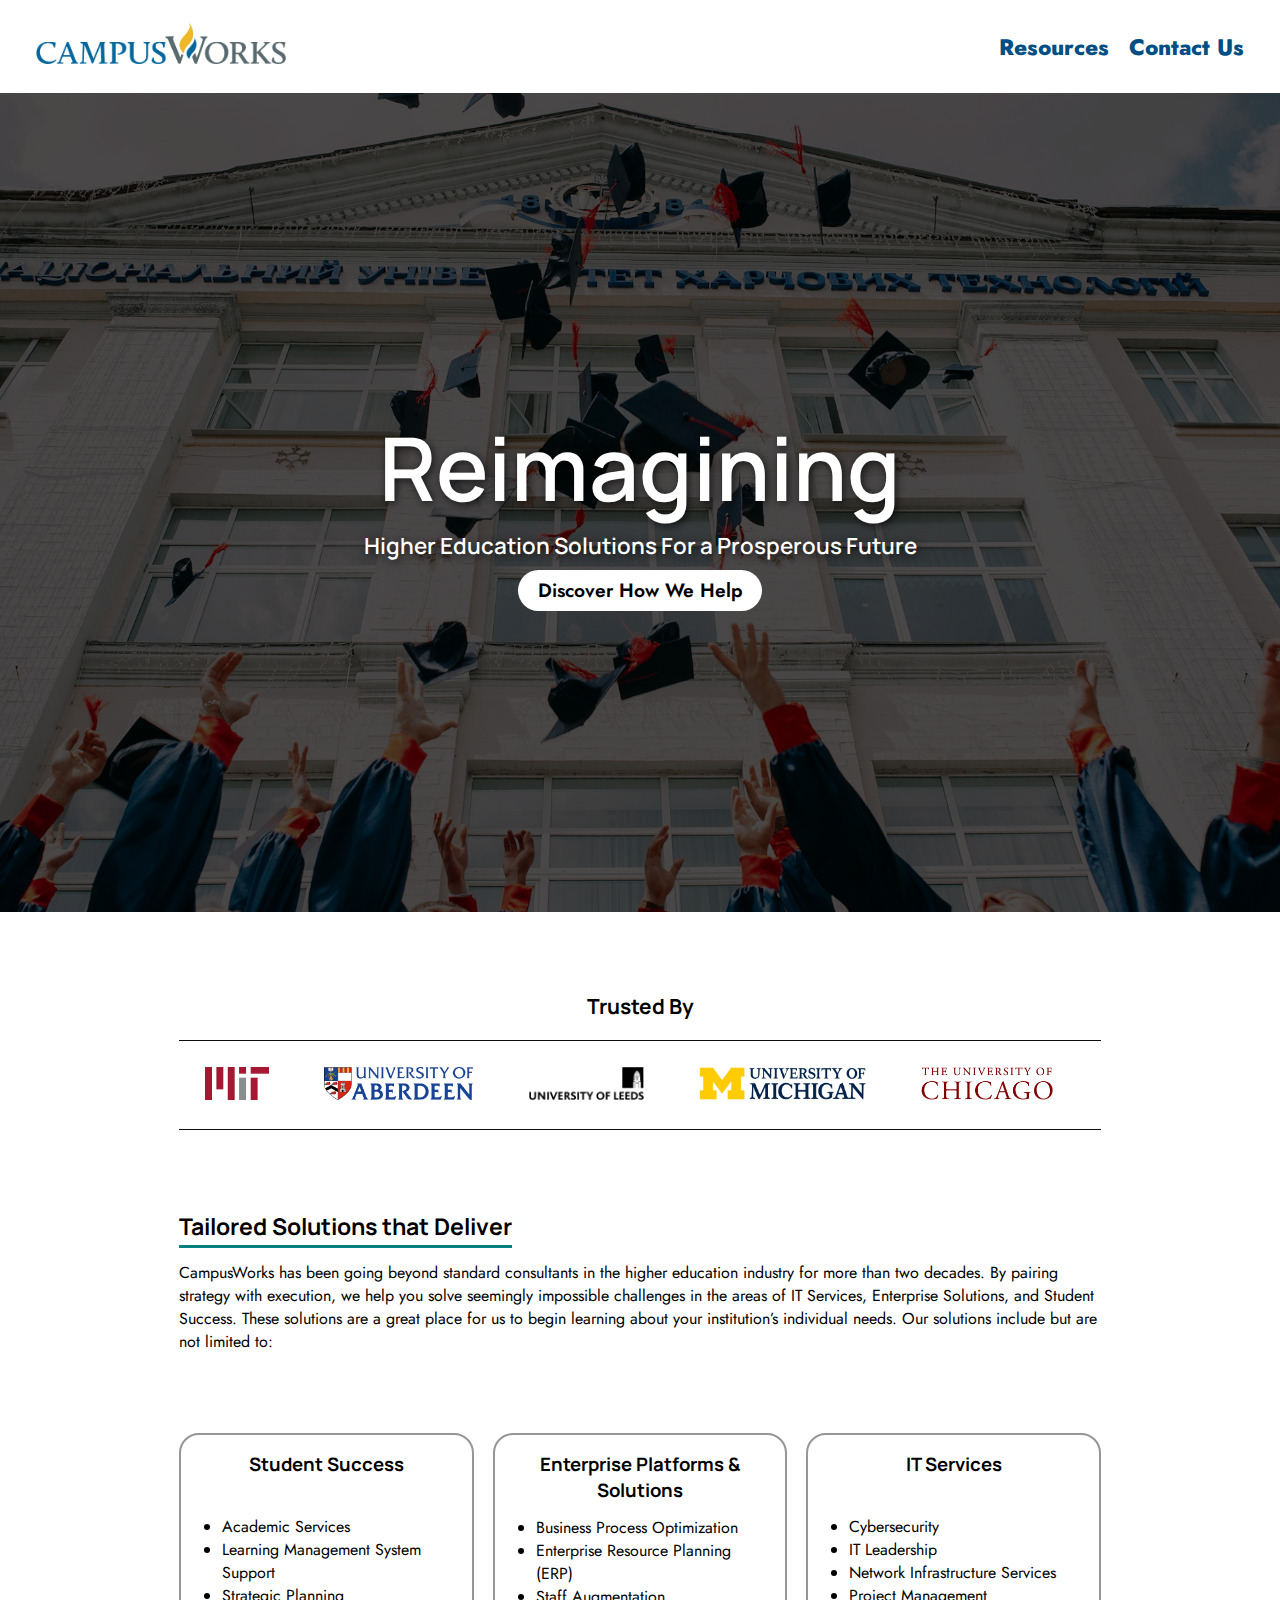
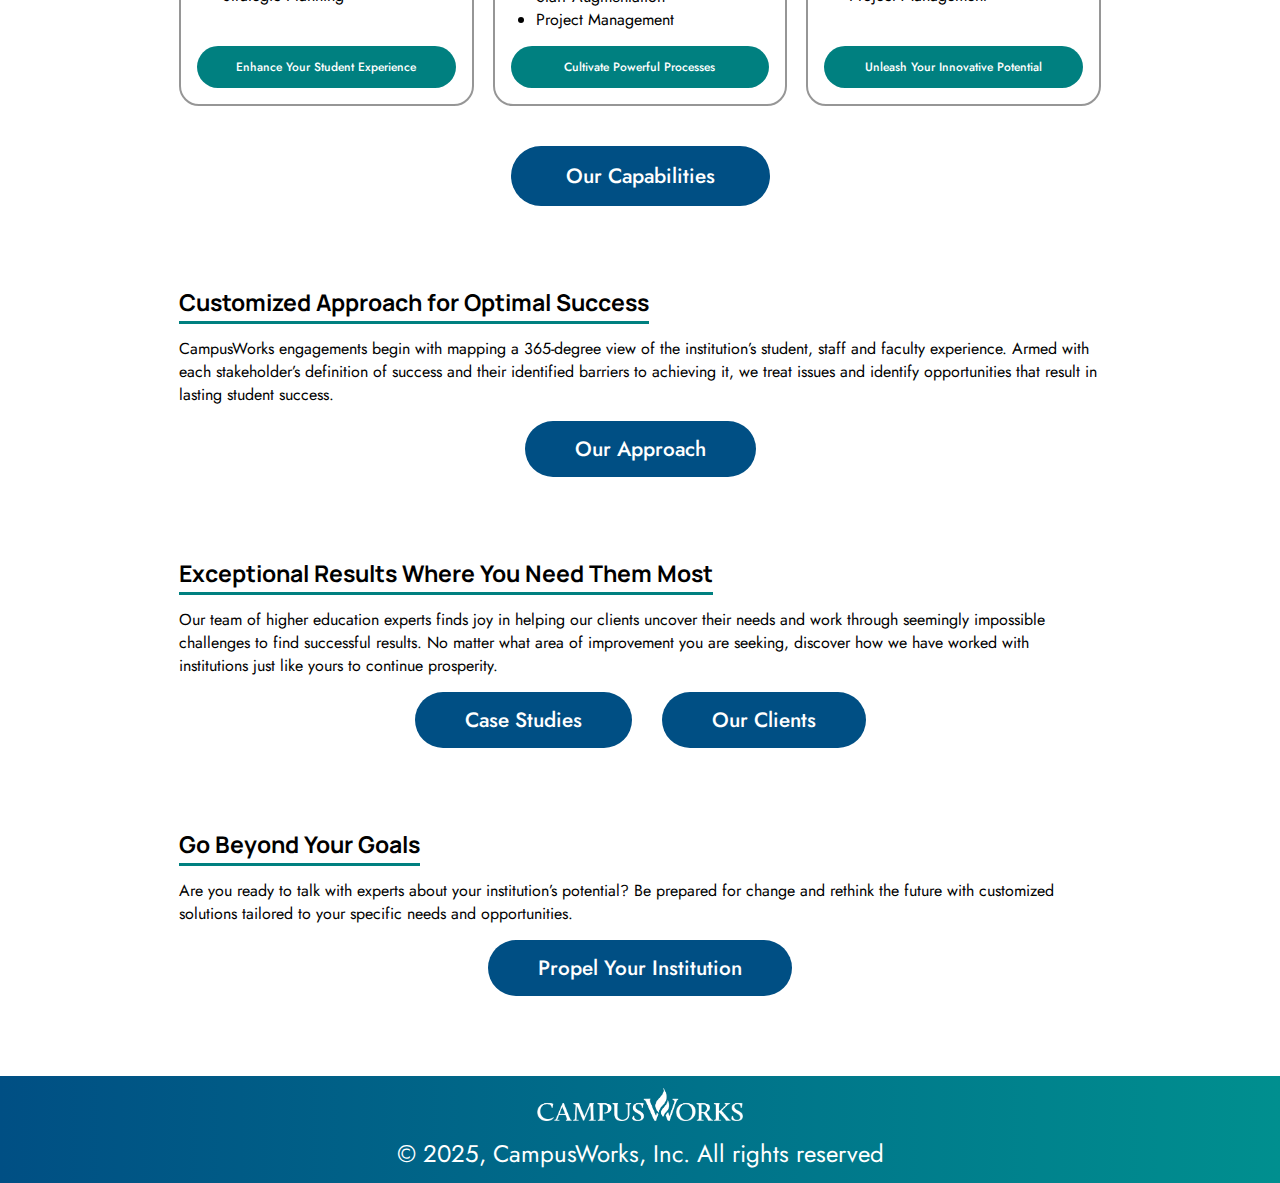
<file: index.html>
<!DOCTYPE html>
<html lang="en">
  <head>
    <meta charset="UTF-8" />
    <meta name="viewport" content="width=device-width, initial-scale=1.0" />
    <title>CampusWorks | Home</title>
    <link rel="stylesheet" href="mainpage.css" />
    <link rel="stylesheet" href="global.css" />

    <link rel="preconnect" href="https://fonts.googleapis.com" />
    <link rel="preconnect" href="https://fonts.gstatic.com" crossorigin />
    <link
      href="https://fonts.googleapis.com/css2?family=Jost:ital,wght@0,100..900;1,100..900&display=swap"
      rel="stylesheet"
    />
    <link rel="preconnect" href="https://fonts.googleapis.com" />
    <link rel="preconnect" href="https://fonts.gstatic.com" crossorigin />
    <link
      href="https://fonts.googleapis.com/css2?family=Manrope&display=swap"
      rel="stylesheet"
    />
    <link rel="shortcut icon" href="Imgs/favicon.png" type="image/x-icon" />
  </head>
  <body>
    <header>
      <div class="logo-container">
        <a href="index.html">
          <img class="mainlogo" src="Imgs/logo.png" alt="CampusWorks" />
        </a>
      </div>

      <div class="topbtn">
        <a href="blogs.html" class="blogs-btn">Resources</a>
        <a href="contact.html" class="contactus-btn">Contact Us</a>
      </div>
    </header>

    <div class="maindiv">
      <p class="maintext">Reimagining</p>

      <h1 class="maintext2">
        Higher Education Solutions For a Prosperous Future
      </h1>

      <a href="#" class="butn">Discover How We Help</a>
    </div>

    <div class="underimg">
      <h3 class="trustedby">Trusted By</h3>
    </div>

    <div class="logos">
      <div class="logos-slide">
        <img class="logo logo1" src="./Silder/1.png" />
        <img class="logo logo2" src="./Silder/2.png" />
        <img class="logo logo3" src="./Silder/3.png" />
        <img class="logo logo4" src="./Silder/4.png" />
        <img class="logo logo5" src="./Silder/5.png" />
        <img class="logo logo6" src="./Silder/6.png" />
        <img class="logo logo7" src="./Silder/7.png" />
        <img class="logo logo8" src="./Silder/8.png" />
        <img class="logo logo9" src="./Silder/9.png" />
        <img class="logo logo10" src="./Silder/10.png" />
      </div>
      <div class="logos-slide">
        <img class="logo logo1" src="./Silder/1.png" />
        <img class="logo logo2" src="./Silder/2.png" />
        <img class="logo logo3" src="./Silder/3.png" />
        <img class="logo logo4" src="./Silder/4.png" />
        <img class="logo logo5" src="./Silder/5.png" />
        <img class="logo logo6" src="./Silder/6.png" />
        <img class="logo logo7" src="./Silder/7.png" />
        <img class="logo logo8" src="./Silder/8.png" />
        <img class="logo logo9" src="./Silder/9.png" />
        <img class="logo logo10" src="./Silder/10.png" />
      </div>
    </div>

    <div class="secdiv">
      <h2>Tailored Solutions that Deliver</h2>
      <p>
        CampusWorks has been going beyond standard consultants in the higher
        education industry for more than two decades. By pairing strategy with
        execution, we help you solve seemingly impossible challenges in the
        areas of IT Services, Enterprise Solutions, and Student Success. These
        solutions are a great place for us to begin learning about your
        institution’s individual needs. Our solutions include but are not
        limited to:
      </p>
    </div>

    <div class="horizontal">
      <div class="blocks">
        <h3>Student Success</h3>
        <ul>
          <li>Academic Services</li>
          <li>Learning Management System Support</li>
          <li>Strategic Planning</li>
        </ul>
        <a href="" class="btn1">Enhance Your Student Experience</a>
      </div>
      <div class="blocks">
        <h3>Enterprise Platforms & Solutions</h3>
        <ul>
          <li>Business Process Optimization</li>
          <li>Enterprise Resource Planning (ERP)</li>
          <li>Staff Augmentation</li>
          <li>Project Management</li>
        </ul>
        <a href="#" class="btn1">Cultivate Powerful Processes</a>
      </div>
      <div class="blocks">
        <h3>IT Services</h3>
        <ul>
          <li>Cybersecurity</li>
          <li>IT Leadership</li>
          <li>Network Infrastructure Services</li>
          <li>Project Management</li>
        </ul>
        <a href="#" class="btn1">Unleash Your Innovative Potential</a>
      </div>
    </div>

    <div class="belowcards">
      <a href="#" class="bigbtn">Our Capabilities</a>
    </div>

    <div class="thirddiv">
      <h2>Customized Approach for Optimal Success</h2>
      <p>
        CampusWorks engagements begin with mapping a 365-degree view of the
        institution’s student, staff and faculty experience. Armed with each
        stakeholder’s definition of success and their identified barriers to
        achieving it, we treat issues and identify opportunities that result in
        lasting student success.
      </p>
      <div class="centerbtn">
        <a href="#" class="btn-under-text">Our Approach</a>
      </div>
    </div>

    <div class="fourthdiv">
      <h2>Exceptional Results Where You Need Them Most</h2>
      <p>
        Our team of higher education experts finds joy in helping our clients
        uncover their needs and work through seemingly impossible challenges to
        find successful results. No matter what area of improvement you are
        seeking, discover how we have worked with institutions just like yours
        to continue prosperity.
      </p>
      <div class="centerbtn">
        <a href="blogs.html" target="_blank" class="btn-under-text"
          >Case Studies</a
        >
        <a href="#" class="btn-under-text">Our Clients</a>
      </div>
    </div>

    <div class="fivthdiv">
      <h2>Go Beyond Your Goals</h2>
      <p>
        Are you ready to talk with experts about your institution’s potential?
        Be prepared for change and rethink the future with customized solutions
        tailored to your specific needs and opportunities.
      </p>
      <div class="centerbtn">
        <a href="contact.html" class="btn-under-text" target="_blank">
          Propel Your Institution
        </a>
      </div>
    </div>

    <footer>
      <div class="lastcontainer">
        <img class="footerlogo" src="Imgs/Footer.png" />
        <p class="footertext">© 2025, CampusWorks, Inc. All rights reserved</p>
      </div>
    </footer>
  </body>
</html>
</file>
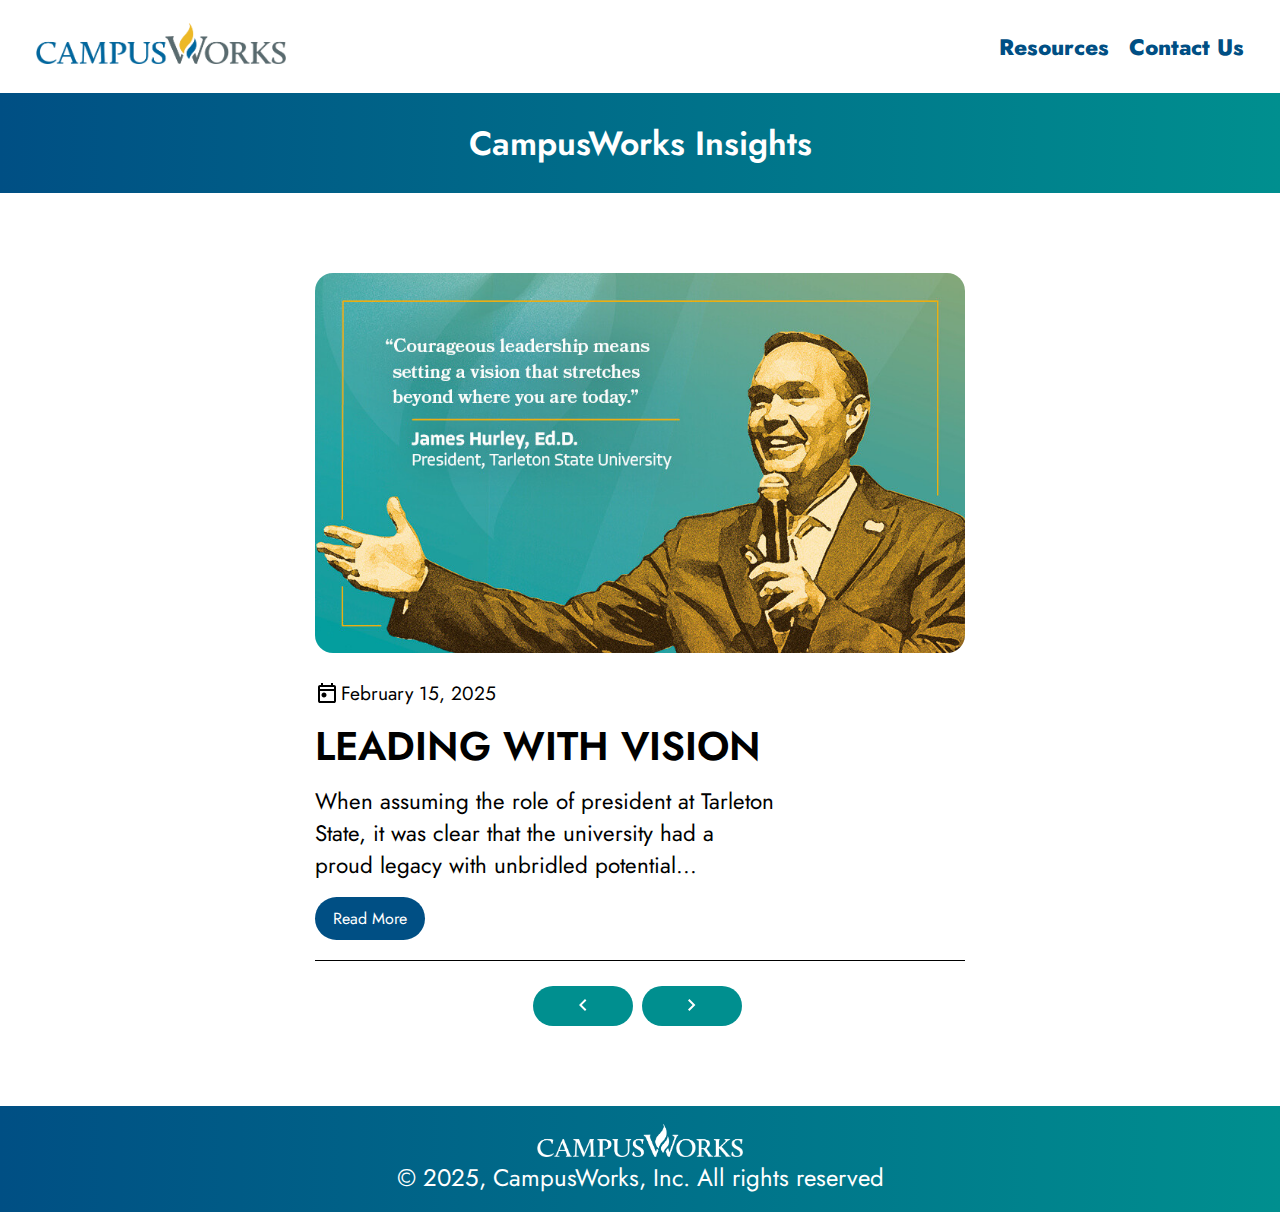
<file: blogs.html>
<!DOCTYPE html>
<html lang="en">
  <head>
    <meta charset="UTF-8" />
    <meta name="viewport" content="width=device-width, initial-scale=1.0" />
    <title>CampusWorks | Resources</title>
    <link rel="stylesheet" href="global.css" />
    <link rel="stylesheet" href="blogs.css" />
    <link rel="preconnect" href="https://fonts.googleapis.com" />
    <link rel="preconnect" href="https://fonts.gstatic.com" crossorigin />
    <link
      href="https://fonts.googleapis.com/css2?family=Jost:ital,wght@0,100..900;1,100..900&display=swap"
      rel="stylesheet"
    />
    <link rel="preconnect" href="https://fonts.googleapis.com" />
    <link rel="preconnect" href="https://fonts.gstatic.com" crossorigin />
    <link
      href="https://fonts.googleapis.com/css2?family=Manrope&display=swap"
      rel="stylesheet"
    />
    <link rel="shortcut icon" href="Imgs/favicon.png" type="image/x-icon" />
  </head>
  <body>
    <header>
      <div class="logo-container">
        <a href="index.html">
          <img class="mainlogo" src="Imgs/logo.png" alt="CampusWorks" />
        </a>
      </div>
      <div class="topbtn">
        <a href="blogs.html" class="blogs-btn">Resources</a>
        <a href="contact.html" class="contactus-btn">Contact Us</a>
      </div>
    </header>

    <div class="topbar">
      <p class="toptext">CampusWorks Insights</p>
    </div>

    <div class="bgc">
      <div class="arrange">
        <div class="blog-container">
          <a href="openblog.html" target="_blank" rel="noopener noreferrer">
            <img src="Imgs/Blog.jpg" class="blog-img" />
          </a>

          <div class="textside">
            <div class="date-line">
              <img src="./Imgs/cal.svg" />
              <p class="date">February 15, 2025</p>
            </div>

            <p class="toppadding" id="heading">LEADING WITH VISION</p>
            <p class="toppadding" id="para">
              When assuming the role of president at Tarleton State, it was
              clear that the university had a proud legacy with unbridled
              potential...
            </p>
            <a
              href="openblog.html"
              target="_blank"
              rel="noopener noreferrer"
              id="read-more"
            >
              Read More
            </a>
          </div>
        </div>
        <div class="line"></div>
        <div>
          <button class="bf-buttons"><img src="./Imgs/left.svg" /></button>
          <button class="bf-buttons"><img src="./Imgs/right.svg" /></button>
        </div>
      </div>
    </div>
    <footer>
      <div class="lastcontainer">
        <img class="footerlogo" src="Imgs/Footer.png" />
        <p class="footertext">© 2025, CampusWorks, Inc. All rights reserved</p>
      </div>
    </footer>
  </body>
</html>
</file>
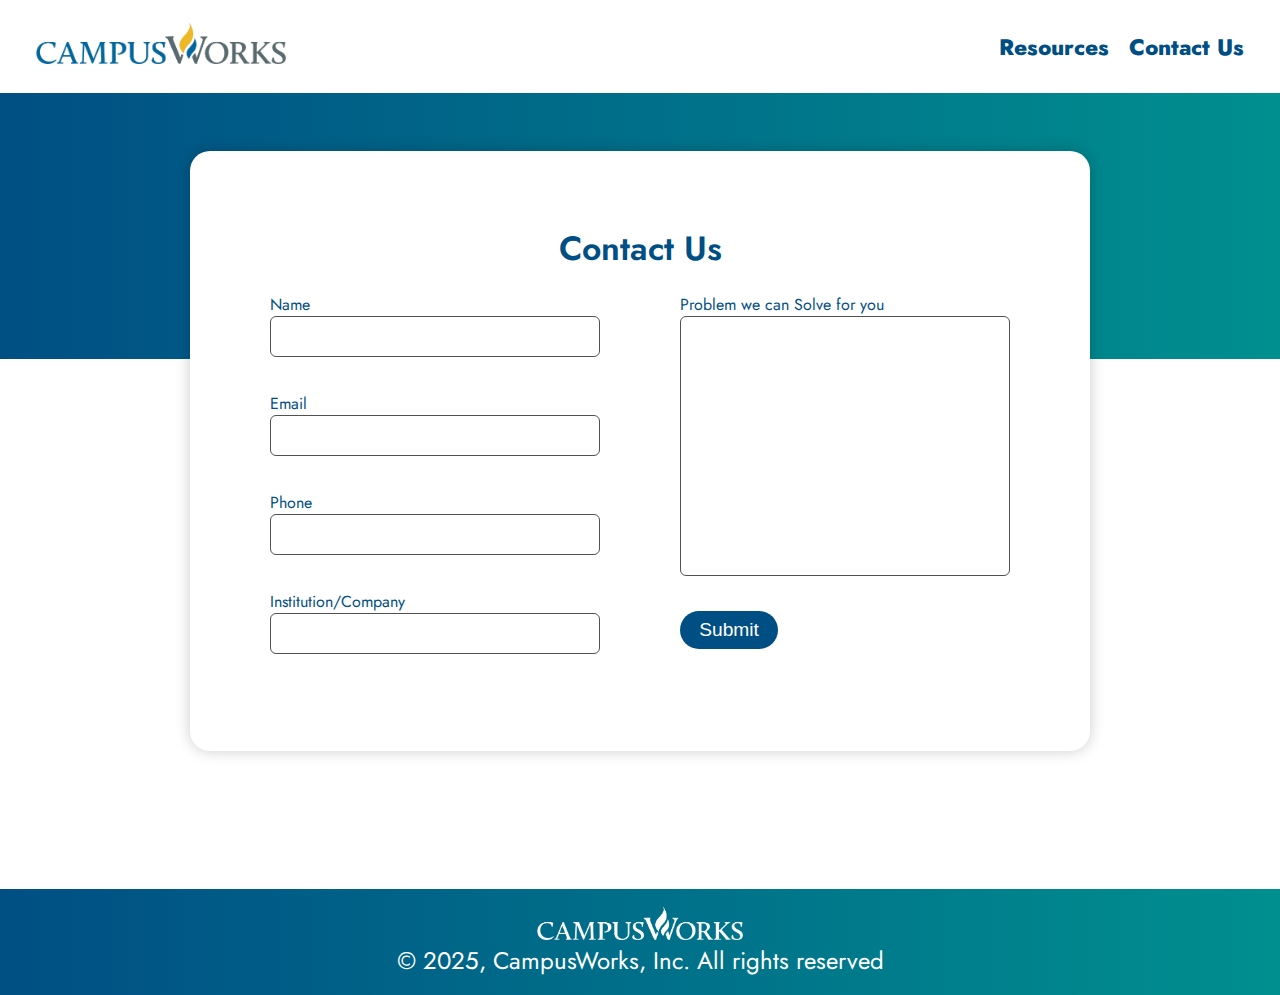
<file: contact.html>
<!DOCTYPE html>
<html lang="en">
  <head>
    <meta charset="UTF-8" />
    <meta name="viewport" content="width=device-width, initial-scale=1.0" />
    <title>CampusWorks | Contact Us</title>
    <link rel="stylesheet" href="global.css" />
    <link rel="stylesheet" href="contact.css" />
    <link rel="preconnect" href="https://fonts.googleapis.com" />
    <link rel="preconnect" href="https://fonts.gstatic.com" crossorigin />
    <link
      href="https://fonts.googleapis.com/css2?family=Jost:ital,wght@0,100..900;1,100..900&display=swap"
      rel="stylesheet"
    />
    <link rel="preconnect" href="https://fonts.googleapis.com" />
    <link rel="preconnect" href="https://fonts.gstatic.com" crossorigin />
    <link
      href="https://fonts.googleapis.com/css2?family=Manrope&display=swap"
      rel="stylesheet"
    />
    <link rel="shortcut icon" href="Imgs/favicon.png" type="image/x-icon" />
  </head>
  <body>
    <header>
      <div class="logo-container">
        <a href="index.html">
          <img class="mainlogo" src="Imgs/logo.png" alt="CampusWorks" />
        </a>
      </div>

      <div class="topbtn">
        <a href="blogs.html" class="blogs-btn">Resources</a>
        <a href="contact.html" class="contactus-btn">Contact Us</a>
      </div>
    </header>

    <div class="container">
      <div class="bgc"></div>
      <div class="whitebg"></div>
      <div class="form">
        <p class="form-heading">Contact Us</p>

        <div class="formdiv">
          <div class="firstcolumn">
            <label for="name">Name</label>
            <input type="text" class="field" name="name" />

            <label for="email">Email</label>
            <input type="text" class="field" name="email" />

            <label for="phone">Phone</label>
            <input type="text" class="field" name="phone" />

            <label for="institution/company">Institution/Company</label>
            <input type="text" class="field" name="institution/company" />
          </div>

          <div class="secondcolumn">
            <label for="problem we can Solve for you"
              >Problem we can Solve for you
            </label>
            <textarea class="bigfield" name="Problem we can Solve for you">
            </textarea>

            <button class="submit">Submit</button>
          </div>
        </div>
      </div>
    </div>

    <footer>
      <div class="lastcontainer">
        <img class="footerlogo" src="Imgs/Footer.png" />
        <p class="footertext">© 2025, CampusWorks, Inc. All rights reserved</p>
      </div>
    </footer>
  </body>
</html>
</file>
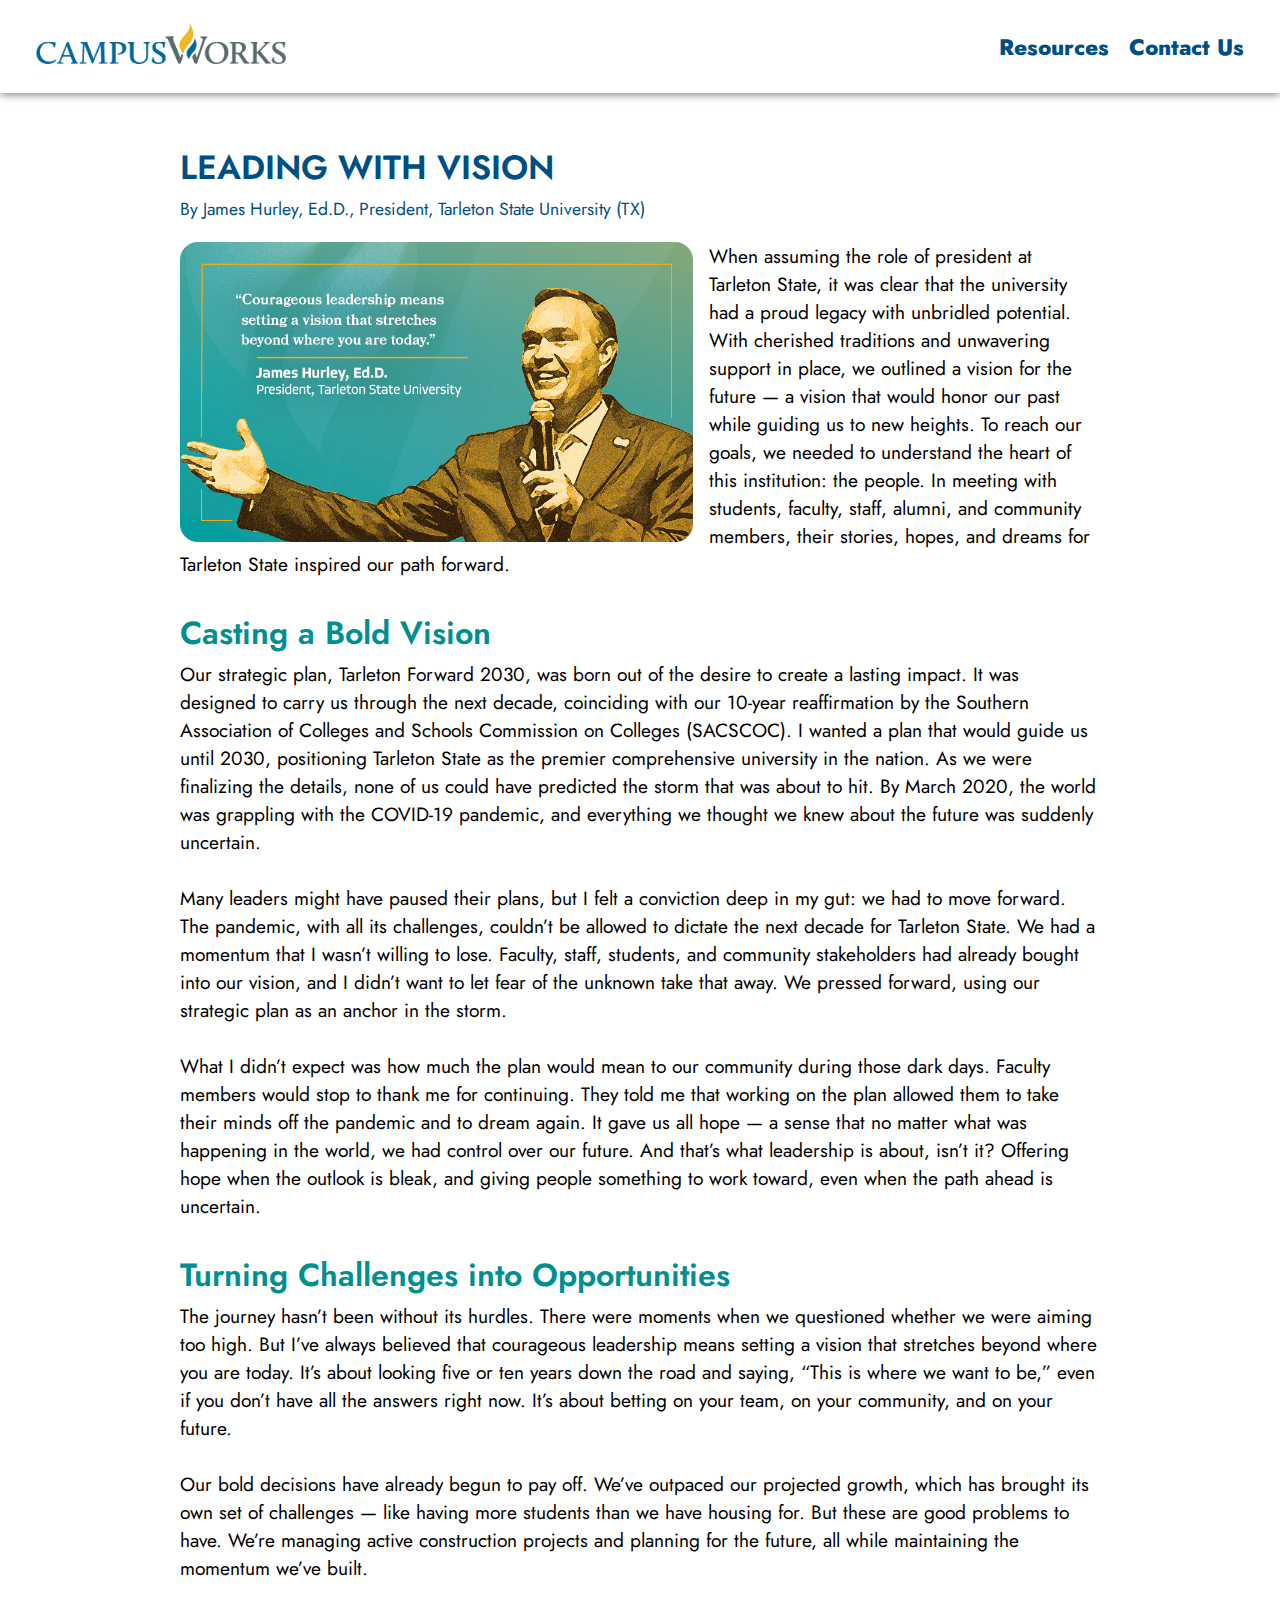
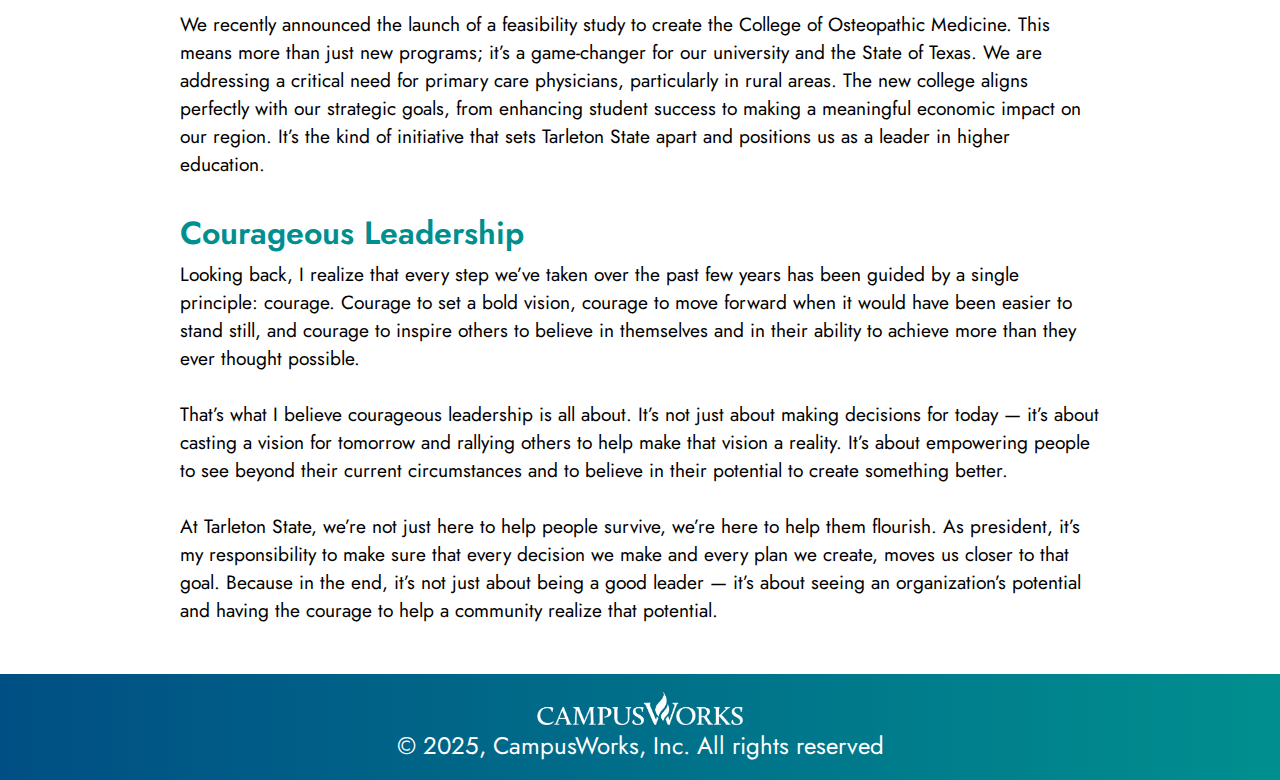
<file: openblog.html>
<!DOCTYPE html>
<html lang="en">
  <head>
    <meta charset="UTF-8" />
    <meta name="viewport" content="width=device-width, initial-scale=1.0" />
    <title>CampusWorks | Blogs</title>
    <link rel="stylesheet" href="global.css" />
    <link rel="stylesheet" href="openblog.css" />
    <link rel="preconnect" href="https://fonts.googleapis.com" />
    <link rel="preconnect" href="https://fonts.gstatic.com" crossorigin />
    <link
      href="https://fonts.googleapis.com/css2?family=Jost:ital,wght@0,100..900;1,100..900&display=swap"
      rel="stylesheet"
    />
    <link rel="preconnect" href="https://fonts.googleapis.com" />
    <link rel="preconnect" href="https://fonts.gstatic.com" crossorigin />
    <link
      href="https://fonts.googleapis.com/css2?family=Manrope&display=swap"
      rel="stylesheet"
    />
    <link rel="shortcut icon" href="Imgs/favicon.png" type="image/x-icon" />
  </head>
  <body>
    <header>
      <div class="logo-container">
        <a href="index.html">
          <img class="mainlogo" src="Imgs/logo.png" alt="CampusWorks" />
        </a>
      </div>
      <div class="topbtn">
        <a href="blogs.html" class="blogs-btn">Resources</a>
        <a href="contact.html" class="contactus-btn">Contact Us</a>
      </div>
    </header>
    <div class="center">
      <p class="top-margin" id="heading">LEADING WITH VISION</p>
      <p class="top-margin" id="subheading">
        By James Hurley, Ed.D., President, Tarleton State University (TX)
      </p>

      <div class="blog-text-div">
        <img src="./Imgs/Blog.jpg" class="top-margin" id="blog-img" />
        <p class="top-margin" id="img-para">
          When assuming the role of president at Tarleton State, it was clear
          that the university had a proud legacy with unbridled potential. With
          cherished traditions and unwavering support in place, we outlined a
          vision for the future — a vision that would honor our past while
          guiding us to new heights. To reach our goals, we needed to understand
          the heart of this institution: the people. In meeting with students,
          faculty, staff, alumni, and community members, their stories, hopes,
          and dreams for Tarleton State inspired our path forward.
        </p>
      </div>

      <p class="top-margin" id="lower-heading">Casting a Bold Vision</p>
      <p class="top-margin" id="para">
        Our strategic plan, Tarleton Forward 2030, was born out of the desire to
        create a lasting impact. It was designed to carry us through the next
        decade, coinciding with our 10-year reaffirmation by the Southern
        Association of Colleges and Schools Commission on Colleges (SACSCOC). I
        wanted a plan that would guide us until 2030, positioning Tarleton State
        as the premier comprehensive university in the nation. As we were
        finalizing the details, none of us could have predicted the storm that
        was about to hit. By March 2020, the world was grappling with the
        COVID-19 pandemic, and everything we thought we knew about the future
        was suddenly uncertain.
        <br /><br />
        Many leaders might have paused their plans, but I felt a conviction deep
        in my gut: we had to move forward. The pandemic, with all its
        challenges, couldn’t be allowed to dictate the next decade for Tarleton
        State. We had a momentum that I wasn’t willing to lose. Faculty, staff,
        students, and community stakeholders had already bought into our vision,
        and I didn’t want to let fear of the unknown take that away. We pressed
        forward, using our strategic plan as an anchor in the storm.
        <br /><br />
        What I didn’t expect was how much the plan would mean to our community
        during those dark days. Faculty members would stop to thank me for
        continuing. They told me that working on the plan allowed them to take
        their minds off the pandemic and to dream again. It gave us all hope — a
        sense that no matter what was happening in the world, we had control
        over our future. And that’s what leadership is about, isn’t it? Offering
        hope when the outlook is bleak, and giving people something to work
        toward, even when the path ahead is uncertain.
      </p>

      <p class="top-margin" id="lower-heading">
        Turning Challenges into Opportunities
      </p>
      <p class="top-margin" id="para">
        The journey hasn’t been without its hurdles. There were moments when we
        questioned whether we were aiming too high. But I’ve always believed
        that courageous leadership means setting a vision that stretches beyond
        where you are today. It’s about looking five or ten years down the road
        and saying, “This is where we want to be,” even if you don’t have all
        the answers right now. It’s about betting on your team, on your
        community, and on your future.
        <br /><br />
        Our bold decisions have already begun to pay off. We’ve outpaced our
        projected growth, which has brought its own set of challenges — like
        having more students than we have housing for. But these are good
        problems to have. We’re managing active construction projects and
        planning for the future, all while maintaining the momentum we’ve built.
        <br /><br />
        We recently announced the launch of a feasibility study to create the
        College of Osteopathic Medicine. This means more than just new programs;
        it’s a game-changer for our university and the State of Texas. We are
        addressing a critical need for primary care physicians, particularly in
        rural areas. The new college aligns perfectly with our strategic goals,
        from enhancing student success to making a meaningful economic impact on
        our region. It’s the kind of initiative that sets Tarleton State apart
        and positions us as a leader in higher education.
      </p>

      <p class="top-margin" id="lower-heading">Courageous Leadership</p>
      <p class="top-margin" id="para">
        Looking back, I realize that every step we’ve taken over the past few
        years has been guided by a single principle: courage. Courage to set a
        bold vision, courage to move forward when it would have been easier to
        stand still, and courage to inspire others to believe in themselves and
        in their ability to achieve more than they ever thought possible.
        <br /><br />
        That’s what I believe courageous leadership is all about. It’s not just
        about making decisions for today — it’s about casting a vision for
        tomorrow and rallying others to help make that vision a reality. It’s
        about empowering people to see beyond their current circumstances and to
        believe in their potential to create something better.
        <br /><br />
        At Tarleton State, we’re not just here to help people survive, we’re
        here to help them flourish. As president, it’s my responsibility to make
        sure that every decision we make and every plan we create, moves us
        closer to that goal. Because in the end, it’s not just about being a
        good leader — it’s about seeing an organization’s potential and having
        the courage to help a community realize that potential.
      </p>
    </div>

    <footer>
      <div class="lastcontainer">
        <img class="footerlogo" src="Imgs/Footer.png" />
        <p class="footertext">© 2025, CampusWorks, Inc. All rights reserved</p>
      </div>
    </footer>
  </body>
</html>
</file>
<file: mainpage.css>
/* * {
  border: 1px solid black;
} */

.maindiv {
  background-image: url(Imgs/main.jpg);
  display: flex;
  justify-content: center;
  align-items: center;
  flex-direction: column;
  height: 91vh;
  background-size: cover;
  margin: 0 auto;
}

.maintext {
  font-family: Manrope;
  font-weight: 600;
  font-size: clamp(5.5rem, 6vw, 7rem);
  padding-bottom: 3px;
  color: white;
  text-shadow: 2px 2px 8px rgba(0, 0, 0, 0.7);
}

.maintext2 {
  font-weight: 600;
  font-size: clamp(1.4rem, 1.6vw, 2rem);
  padding-bottom: clamp(7px, 0.7vw, 15px);
  color: white;
  text-shadow: 2px 2px 8px rgba(0, 0, 0, 0.7);
}

.butn {
  font-size: clamp(0.9rem, 2vw, 1.2rem);
  font-weight: 600;
  text-decoration: none;
  padding: clamp(6px, 0.5vw, 10px) clamp(16px, 1.5vw, 30px);
  color: black;
  background-color: #ffffff;
  border-radius: 50px;
}

.butn:hover {
  background-color: #b1b1b1;
}

.underimg {
  margin: 80px clamp(45px, 14vw, 270px) 0 clamp(45px, 14vw, 270px);
}

.trustedby {
  font-weight: bold;
  font-size: clamp(1.3rem, 1.6vw, 2rem);
}

.secdiv {
  flex-direction: column;
  margin: 80px clamp(45px, 14vw, 270px) 0 clamp(45px, 14vw, 270px);
}

@keyframes slide {
  from {
    transform: translateX(0);
  }
  to {
    transform: translateX(-200%);
  }
}

.logos {
  border-block: 1px solid rgb(13, 13, 13);
  overflow: hidden;
  margin: 20px clamp(45px, 14vw, 270px) 0 clamp(45px, 14vw, 270px);
  white-space: nowrap;
}

.logos-slide {
  display: inline-block;
  animation: 50s slide infinite linear;
}

.logos-slide img {
  height: clamp(28px, 2.6vw, 50px);
  margin: clamp(25px, 2vw, 40px);
}

h2 {
  font-weight: bolder;
  font-size: clamp(1.2rem, 1.8vw, 2.25rem);
  padding-bottom: clamp(3px, 0.2vw, 5px);
  display: inline-block;
  border-bottom: clamp(3px, 0.3vw, 5px) solid #008080;
}

p {
  padding-top: 13px;
  font-size: clamp(1rem, 1.2vw, 1.5rem);
}

h3 {
  font-size: clamp(1rem, 1.45vw, 1.75rem);
  text-align: center;
}

.horizontal {
  display: grid;
  grid-template-columns: repeat(3, 1fr);
  gap: clamp(15px, 1.5vw, 30px);
  align-items: stretch;
  margin: 80px clamp(45px, 14vw, 270px) 0 clamp(45px, 14vw, 270px);
}

.blocks {
  border: 2px solid rgb(150, 150, 150);
  background-color: #ffffff;
  display: flex;
  flex-direction: column;
  justify-content: space-between;
  padding: clamp(16px, 1vw, 20px);
  border-radius: 20px;
}

.blocks:hover {
  border: 2px solid #2a2a2a;
}

.blocks ul {
  list-style-position: out;
  padding: 13px 0 15px 25px;
  font-size: clamp(1rem, 1.2vw, 1.5rem);
}

.belowcards {
  display: flex;
  justify-content: center;
  margin-top: 40px;
}

.btn1 {
  display: flex;
  justify-content: center;
  font-size: clamp(12px, 0.83vw, 16px);
  font-weight: 500;
  text-decoration: none;
  padding: 12px;
  color: rgb(255, 255, 255);
  background-color: #008080;
  border-radius: 50px;
}

.btn1:hover {
  background-color: #006363;
}

.bigbtn {
  font-size: 1.3rem;
  font-weight: 500;
  text-decoration: none;
  padding: 15px 55px;
  color: rgb(255, 255, 255);
  background-color: #004f84;
  border-radius: 50px;
}

.bigbtn:hover {
  background-color: #00395f;
}

.btn-under-text:hover {
  background-color: #00395f;
}

.btn-under-text {
  display: inline-block;
  font-size: 1.3rem;
  font-weight: 500;
  margin: 15px 15px 0 15px;
  padding: 13px 50px;
  color: #ffffff;
  background-color: #004f84;
  border-radius: 50px;
  text-decoration: none;
}

.centerbtn {
  display: flex;
  justify-content: center;
}

.thirddiv {
  margin: 80px clamp(45px, 14vw, 270px) 0 clamp(45px, 14vw, 270px);
}

.fourthdiv {
  margin: 80px clamp(45px, 14vw, 270px) 0 clamp(45px, 14vw, 270px);
}

.fivthdiv {
  margin: 80px clamp(45px, 14vw, 270px) 0 clamp(45px, 14vw, 270px);
}

/* Laptop view */
/* @media (max-width: 810px) {
  .maindiv {
    height: 600px;
  }
} */

/* Tablet view */
@media (max-width: 810px) {
  /* .maindiv {
    height: 797px;
  } */

  .maintext {
    font-weight: 600;
    font-size: 4.5rem;
  }

  .maintext2 {
    font-size: 1.1rem;
  }

  .butn {
    font-size: 0.9rem;
  }

  .underimg {
    margin-top: 50px;
  }

  p {
    padding-top: 9px;
  }

  .horizontal {
    grid-template-columns: 1fr;
  }

  .blocks ul {
    padding: 13px 0 15px 25px;
  }

  .belowcards {
    margin-top: 24px;
  }

  .bigbtn {
    font-size: 1.1rem;
    padding: 14px 40px;
  }

  .btn-under-text {
    font-size: 1.1rem;
    margin: 14px 14px 0 14px;
    padding: 11px 35px;
  }

  .secdiv,
  .horizontal,
  .thirddiv,
  .fourthdiv,
  .fivthdiv,
  .lastcontainer {
    margin-top: 50px;
  }
}

/* Mobile view */
@media (max-width: 480px) {
  .maintext {
    font-size: 3.5rem;
  }

  .maintext2 {
    font-size: 0.85rem;
  }

  .butn {
    font-size: 0.7rem;
  }

  .underimg {
    margin-top: 35px;
  }

  p {
    padding-top: 6px;
  }

  .belowcards {
    margin-top: 18px;
  }

  .bigbtn {
    font-size: 0.9rem;
    padding: 12px 30px;
  }

  .btn-under-text {
    font-size: 0.8rem;
    font-weight: 400;
    margin: 10px 4px 0 4px;
    padding: 10px 30px;
  }

  .secdiv,
  .horizontal,
  .thirddiv,
  .fourthdiv,
  .fivthdiv,
  .lastcontainer {
    margin-top: 35px;
  }
}
</file>
<file: global.css>
/* * {
  border: 1px solid black;
} */

* {
  margin: 0;
  padding: 0;
  box-sizing: border-box;
}

h1,
h2,
h3 {
  font-family: "Manrope", serif;
}

p,
li,
a,
label,
textarea,
input {
  font-family: Jost;
}

/* Header */
header {
  display: flex;
  justify-content: space-between;
  align-items: center;
  padding: 10px;
  width: 100%;
  height: 93px;
  background-color: #ffffff;
  box-shadow: 0px 2px 8px #888888;
}

.logo-container {
  margin-left: clamp(10px, 2vw, 50px);
}

.mainlogo {
  width: clamp(250px, 14.9vw, 286px);
}

.topbtn {
  margin-right: clamp(10px, 2vw, 50px);
}

.topbtn a {
  color: #004f84;
  font-size: clamp(1.4rem, 1.65vw, 2rem);
  font-weight: 800;
  text-decoration: none;
}

.topbtn a:hover {
  color: #0075c3;
}

.blogs-btn {
  margin-right: clamp(10px, 1.3vw, 25px);
}

/* Footer */
.lastcontainer {
  margin-top: 80px;
  display: flex;
  justify-content: center;
  align-items: center;
  flex-direction: column;
  height: clamp(100px, 8.3vw, 160px);
  width: 100%;
  color: rgb(255, 255, 255);
  background-image: linear-gradient(to right, #004f84, #008f8f);
}

.footerlogo {
  height: clamp(30px, 2.6vw, 50px);
  margin-bottom: clamp(2px, 0.2vw, 4px);
}

.footertext {
  font-size: clamp(0.9rem, 2vw, 1.5rem);
}

@media (max-width: 810px) {
  .mainlogo {
    width: 210px;
  }
}

/* Tablet View */
@media (max-width: 810px) {
  .mainlogo {
    width: 210px;
  }

  header {
    height: 85px;
  }

  .topbtn a {
    font-size: 1.2rem;
  }
}

/* Mobile View */
@media (max-width: 480px) {
  .mainlogo {
    width: 145px;
  }

  header {
    height: 80px;
  }

  .topbtn a {
    font-size: 0.9rem;
  }
}
</file>
<file: blogs.css>
.topbar {
  display: flex;
  justify-content: center;
  align-items: center;
  width: 100%;
  height: 131px;
  background-image: linear-gradient(to right, #004f84, #008f8f);
}

.toptext {
  font-size: 2.5rem;
  font-weight: 600;
  color: white;
}

.bgc {
  display: flex;
  justify-content: center;
  align-items: center;
  margin-top: 108px;
}

.arrange {
  display: flex;
  justify-content: center;
  align-items: center;
  flex-direction: column;
}

.blog-container {
  display: flex;
  justify-content: center;
  align-items: center;
}

.blog-img {
  width: 650px;
  border-radius: 18px;
}

.textside {
  align-self: flex-start;
  width: 460px;
  margin-left: 20px;
}

.date-line {
  display: flex;
  margin-top: 10px;
}

.date {
  font-size: 1.2rem;
  padding-left: 2px;
}

#heading {
  font-size: 2.5rem;
  font-weight: 600;
}

#para {
  font-size: 1.4rem;
  font-weight: 400;
  margin-bottom: 26px;
}

#read-more {
  text-decoration: none;
  background-color: #004f84;
  color: white;
  font-size: 1rem;
  border-radius: 30px;
  padding: 10px 18px;
}

.toppadding {
  margin-top: 10px;
}

.line {
  margin-top: 25px;
  width: 100%;
  padding-bottom: 5px;
  border-bottom: 1px solid black;
}

.bf-buttons {
  margin: 25px 5px 0 0;
  width: 100px;
  height: 40px;
  cursor: pointer;
  border: 0px;
  border-radius: 30px;
  padding: 4px;
  color: white;
  background-color: #008f8f;
}

.lastcontainer {
  margin-top: 108px;
}

/* Laptop view */
@media (max-width: 1300px) {
  .bgc {
    margin-top: 80px;
  }

  .topbar {
    height: 100px;
  }

  .toptext {
    font-size: 2.1rem;
  }

  .blog-container {
    flex-direction: column;
  }

  .textside {
    margin-left: 0px;
    margin-top: 10px;
  }

  .lastcontainer {
    margin-top: 80px;
  }
}

/* Tab View*/
@media (max-width: 820px) {
  .bgc {
    margin-top: 60px;
  }

  .toptext {
    font-size: 1.9rem;
  }

  .blog-img {
    width: 500px;
    border-radius: 18px;
  }

  #heading {
    font-size: 2rem;
  }

  .date {
    font-size: 1rem;
    padding-left: 1px;
  }

  #para {
    font-size: 1.3rem;
  }

  #read-more {
    font-size: 0.8rem;
  }

  .bf-buttons {
    width: 90px;
    height: 35px;
  }
}

/* Mobile View*/
@media (max-width: 560px) {
  .bgc {
    margin-top: 60px;
  }

  .toptext {
    font-size: 1.6rem;
  }

  .blog-img {
    width: 340px;
    border-radius: 16px;
  }

  .whitebgc {
    height: 645px;
  }

  .textside {
    width: 340px;
  }

  .date {
    font-size: 0.8rem;
    padding-left: 0px;
  }

  #heading {
    font-size: 1.6rem;
  }

  #para {
    font-size: 1rem;
    margin-bottom: 22px;
  }

  #read-more {
    font-size: 0.7rem;
  }

  .bf-buttons {
    width: 80px;
    height: 30px;
  }

  .toppadding {
    margin-top: 8px;
  }

  .lastcontainer {
    margin-top: 60px;
  }
}

/* Smaller Mobile View*/
@media (max-width: 390px) {
  .whitebgc {
    height: 600px;
  }
}
</file>
<file: contact.css>
/* * {
  border: 1px solid black;
} */

.container {
  display: flex;
  align-items: center;
  justify-content: center;
  flex-direction: column;
}

.bgc {
  width: 100%;
  height: clamp(200px, 20.8vw, 400px);
  background-image: linear-gradient(to right, #004f84, #008f8f);
}

.whitebg {
  width: 100%;
  height: 450px;
  background-color: #fff;
}

.form {
  display: flex;
  justify-content: center;
  align-items: center;
  position: absolute;
  flex-direction: column;
  height: 600px;
  width: 1380px;
  background-color: #fff;
  border-radius: 20px;
  box-shadow: 0px 0px 15px rgba(0, 0, 0, 0.2);
}

.form-heading {
  margin-top: 10px;
  font-size: clamp(2.1rem, 2.5vw, 3rem);
  font-weight: 600;
  color: #004f84;
}

.formdiv {
  display: grid;
  grid-template-columns: repeat(2, 1fr);
}

label {
  font-size: clamp(1rem, 1.25vw, 1.5rem);
  color: #004f84;
}

.firstcolumn {
  width: fit-content;
  margin-top: 20px;
}

.secondcolumn {
  width: fit-content;
  margin: 20px 0 0 40px;
}

input,
textarea {
  display: block;
  font-size: 1.2rem;
  font-weight: 350;
  margin-bottom: 35px;
  border-radius: 6px;
  height: 41px;
  width: 550px;
  padding: 6px;
  outline: none;
  border: 1px solid rgb(82, 82, 82);
}

.bigfield {
  resize: none;
  height: 294px;
  width: 550px;
}

.submit {
  cursor: pointer;
  border-style: none;
  font-size: clamp(1.2rem, 1.3vw, 1.5rem);
  padding: clamp(8px, 0.4vw, 8px) clamp(18px, 1.5vw, 30px);
  color: white;
  background-color: #004f84;
  border-radius: 50px;
}

/*Screen View*/
@media (max-width: 1620px) {
  .form {
    width: 1100px;
    margin-bottom: 0;
  }

  input,
  textarea {
    width: 400px;
    padding: 6px;
  }

  .bigfield {
    width: 400px;
    height: 260px;
  }
}

/*Laptop View*/
@media (max-width: 1450px) {
  .form {
    width: 900px;
    margin-bottom: 0;
  }

  input,
  textarea {
    width: 330px;
  }

  .bigfield {
    width: 330px;
  }
}

/*Tablet View*/
@media (max-width: 1100px) {
  .whitebg {
    height: 800px;
  }

  .form {
    height: 950px;
    width: 750px;
    margin-bottom: -75px;
    border-radius: 16px;
  }

  input,
  textarea,
  .bigfield {
    width: 550px;
  }

  .formdiv {
    grid-template-columns: repeat(1, 1fr);
  }

  .secondcolumn {
    margin: 0;
  }

  .form-heading {
    margin-top: -20px;
    font-size: 2.1rem;
  }
}

/*View*/
@media (max-width: 955px) {
  .form {
    width: 620px;
  }

  input,
  textarea,
  .bigfield {
    width: 450px;
  }
}

/*View*/
@media (max-width: 800px) {
  .form {
    width: 500px;
  }

  input,
  textarea,
  .bigfield {
    width: 350px;
  }
}

/*View*/
@media (max-width: 600px) {
  .form {
    width: 390px;
  }

  input,
  textarea,
  .bigfield {
    width: 260px;
  }
}

/*Mobile View*/
@media (max-width: 480px) {
  .whitebg {
    height: 745px;
  }

  .form {
    height: 830px;
    width: 320px;
    margin-bottom: 0;
    border-radius: 14px;
  }

  input,
  textarea {
    font-size: 0.9rem;
    margin-bottom: 30px;
    border-radius: 6px;
    height: 35px;
    width: 220px;
    padding: 6px;
  }

  .bigfield {
    height: 260px;
    width: 220px;
  }

  .form-heading {
    margin-top: 0px;
    font-size: 1.7rem;
  }

  .lastcontainer {
    margin-top: 0px;
  }
}
</file>
<file: openblog.css>
.center {
  margin: 50px clamp(40px, 14.1vw, 270px) 0 clamp(40px, 14.1vw, 270px);
}

.top-margin {
  margin-top: 20px;
}

#heading {
  color: #004f84;
  font-size: clamp(2.1rem, 2.3vw, 2.8rem);
  font-weight: 600;
}

#subheading {
  margin-top: 4px;
  color: #004f84;
  font-size: clamp(1.1rem, 1.25vw, 1.5rem);
}

#blog-img {
  height: 300px;
  border-radius: 18px;
  float: left;
  margin-right: 16px;
}

.blog-text-div {
  display: inline-block;
}

#img-para {
  font-size: 1.2rem;
}

#lower-heading {
  margin-top: 32px;
  color: #008f8f;
  font-size: clamp(2rem, 2vw, 2.4rem);
  font-weight: 600;
}

#para {
  margin-top: 4px;
  font-size: 1.2rem;
}

.lastcontainer {
  margin-top: 50px;
}

/* Tablet View*/
@media (max-width: 936px) {
  .center {
    margin-top: 40px;
  }

  #heading {
    font-size: 1.9rem;
  }

  #subheading {
    font-size: 1rem;
  }

  #blog-img {
    height: auto;
    margin-right: 0px;
  }

  #lower-heading {
    font-size: 1.8rem;
  }

  .blog-text-div {
    display: flex;
    flex-direction: column;
  }

  #img-para,
  #para {
    font-size: 1rem;
  }
}

/* Mobile View*/
@media (max-width: 476px) {
  .center {
    margin-top: 30px;
  }

  #heading {
    font-size: 1.4rem;
  }

  #lower-heading {
    font-size: 1.4rem;
  }

  #img-para,
  #para {
    font-size: 0.9rem;
  }

  .lastcontainer {
    margin-top: 30px;
  }
}
</file>
